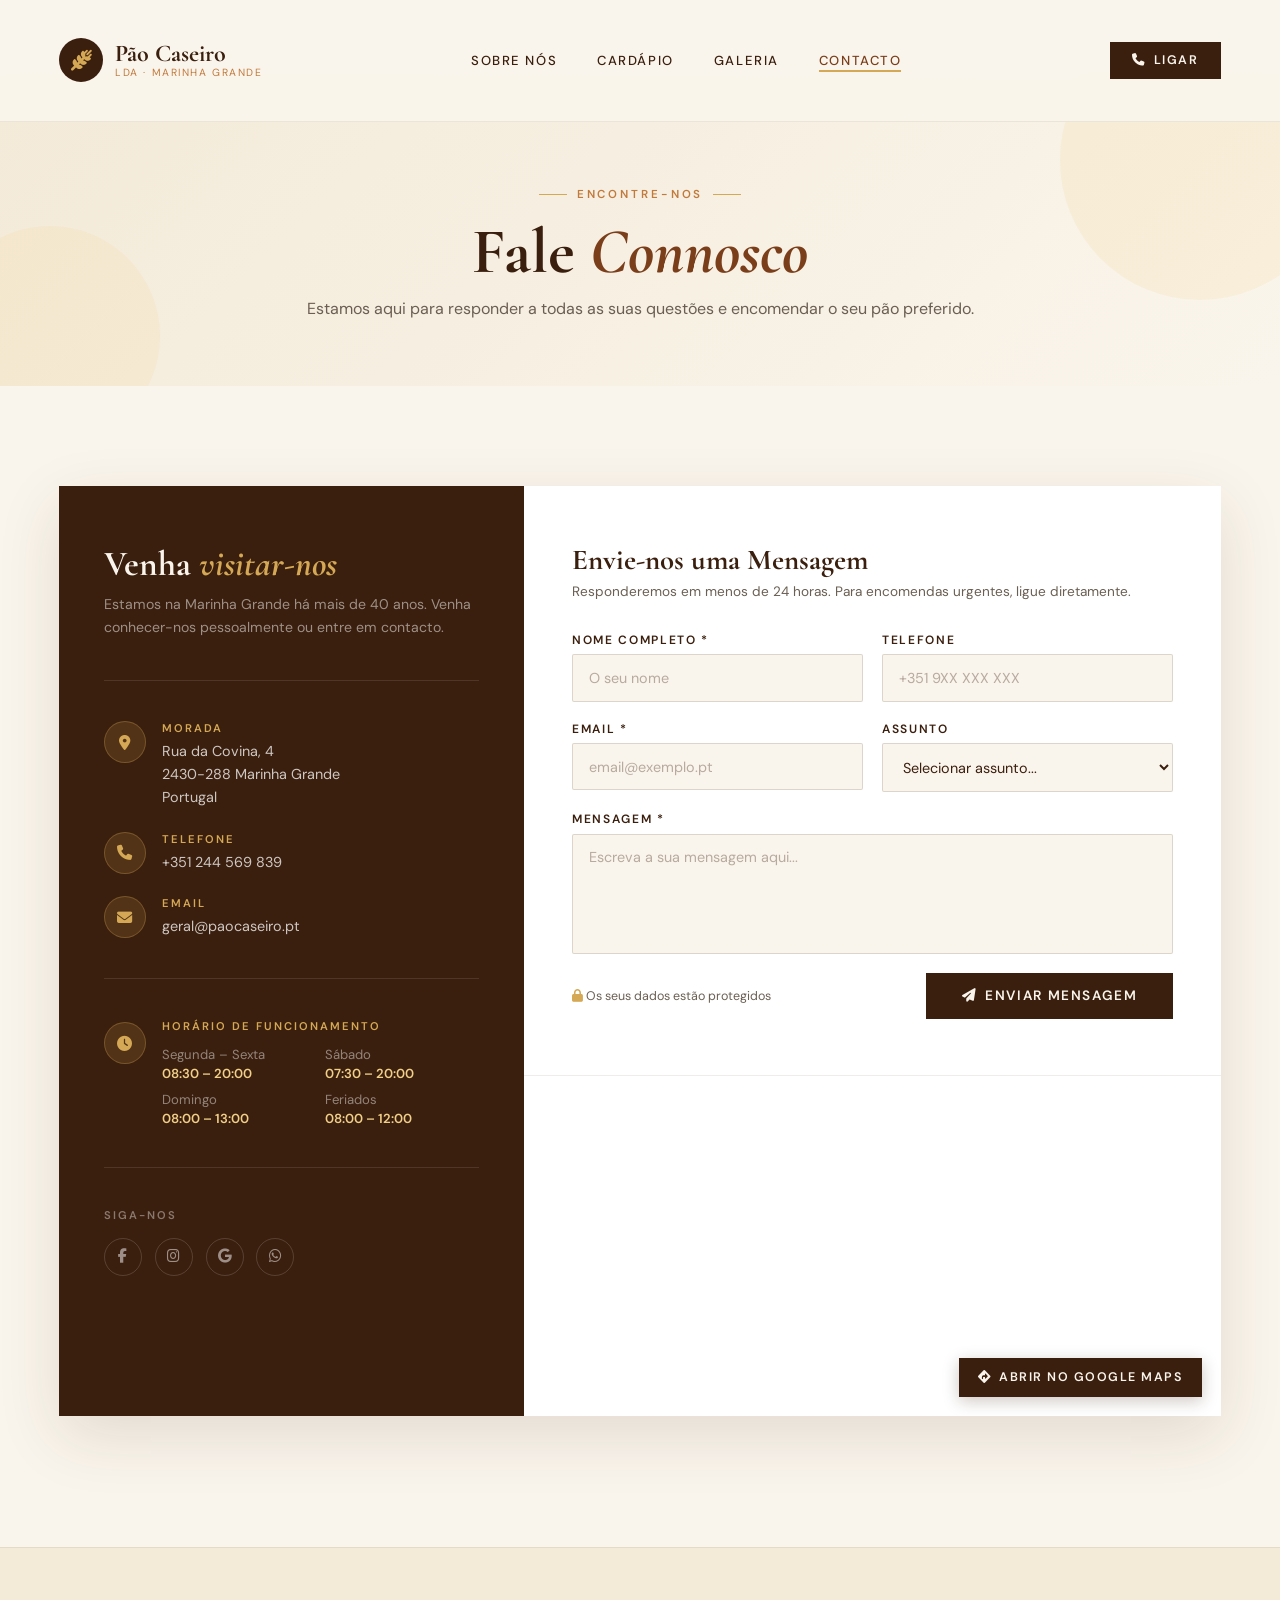
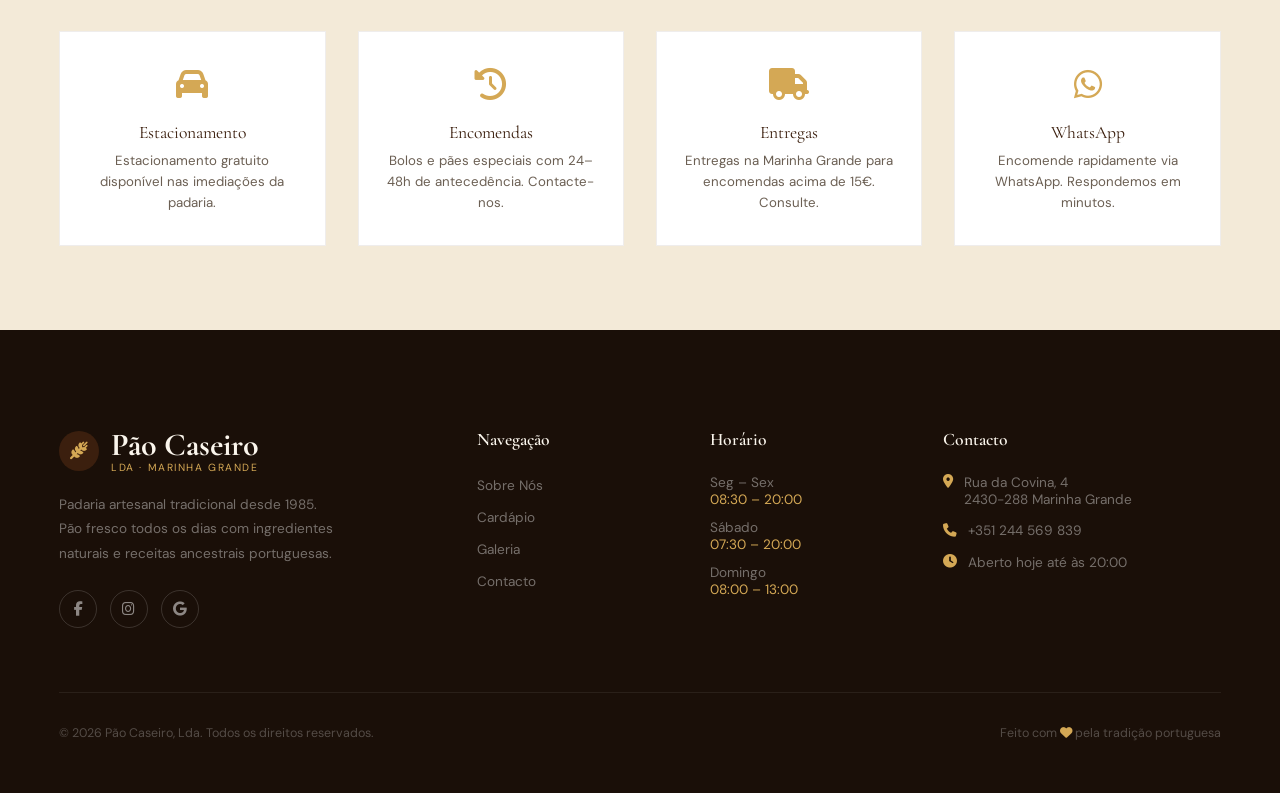
<file: contacto.html>
<!DOCTYPE html>
<html lang="pt-PT">

<head>
  <meta charset="UTF-8" />
  <meta name="viewport" content="width=device-width, initial-scale=1.0" />
  <title>Contacto – Pão Caseiro, Lda</title>

  <link rel="preconnect" href="https://fonts.googleapis.com" />
  <link rel="preconnect" href="https://fonts.gstatic.com" crossorigin />
  <link
    href="https://fonts.googleapis.com/css2?family=Cormorant+Garamond:ital,wght@0,400;0,600;0,700;1,400;1,600&family=DM+Sans:wght@300;400;500;600&display=swap"
    rel="stylesheet" />
  <link rel="stylesheet" href="https://cdnjs.cloudflare.com/ajax/libs/font-awesome/6.5.1/css/all.min.css" />
  <link rel="stylesheet" href="styles/contacto.css" />
  <link rel="stylesheet" href="styles/style.css" />
  <style>
    :root {
      --cream: #FAF5EC;
      --cream2: #F3EAD8;
      --brown: #3B1F0E;
      --brown-md: #7A3E1A;
      --brown-lt: #C17A3C;
      --gold: #D4A855;
      --gold-lt: #F0CF89;
      --dark: #1A0F08;
      --grey: #6B5F53;
      --white: #FFFFFF;
      --ff-display: 'Cormorant Garamond', serif;
      --ff-body: 'DM Sans', sans-serif;
    }
  </style>
</head>

<body>

  <!-- MOBILE NAV -->
  <div class="mobile-nav" id="mobileNav">
    <button class="mobile-close" onclick="closeMobileNav()"><i class="fa fa-times"></i></button>
    <a href="index.html#sobre" onclick="closeMobileNav()">Sobre Nós</a>
    <a href="index.html#cardapio" onclick="closeMobileNav()">Cardápio</a>
    <a href="index.html#galeria" onclick="closeMobileNav()">Galeria</a>
    <a href="contacto.html" onclick="closeMobileNav()">Contacto</a>
  </div>

  <!-- HEADER -->
  <header>
    <div class="container">
      <div class="header-inner">
        <a href="index.html" class="logo">
          <div class="logo-emblem"><i class="fa-solid fa-wheat-awn"></i></div>
          <div>
            <div class="logo-name">Pão Caseiro</div>
            <div class="logo-sub">Lda · Marinha Grande</div>
          </div>
        </a>
        <nav>
          <a href="index.html#sobre">Sobre Nós</a>
          <a href="index.html#cardapio">Cardápio</a>
          <a href="index.html#galeria">Galeria</a>
          <a href="contacto.html" class="active">Contacto</a>
        </nav>
        <div class="nav-cta">
          <a href="https://wa.me/+351244569839" class="btn btn-dark" style="padding:.65rem 1.4rem;font-size:.78rem;"><i
              class="fa fa-phone"></i> Ligar</a>
          <button class="hamburger" onclick="openMobileNav()"><span></span><span></span><span></span></button>
        </div>
      </div>
    </div>
  </header>

  <!-- PAGE HERO -->
  <div class="page-hero">
    <div class="container page-hero-inner">
      <div class="page-hero-label">Encontre-nos</div>
      <h1>Fale <em>Connosco</em></h1>
      <p>Estamos aqui para responder a todas as suas questões e encomendar o seu pão preferido.</p>
    </div>
  </div>

  <!-- CONTACT SECTION -->
  <section class="contact-section">
    <div class="container">
      <div class="contact-layout">

        <!-- LEFT: Contact Info -->
        <div class="contact-info">
          <div class="contact-info-header">
            <h2>Venha <em>visitar-nos</em></h2>
            <p>Estamos na Marinha Grande há mais de 40 anos. Venha conhecer-nos pessoalmente ou entre em contacto.</p>
          </div>

          <div class="info-divider"></div>

          <div class="info-block">
            <div class="info-item">
              <div class="info-icon"><i class="fa-solid fa-location-dot"></i></div>
              <div class="info-content">
                <div class="info-label">Morada</div>
                <div class="info-value">Rua da Covina, 4<br>2430-288 Marinha Grande<br>Portugal</div>
              </div>
            </div>

            <div class="info-item">
              <div class="info-icon"><i class="fa-solid fa-phone"></i></div>
              <div class="info-content">
                <div class="info-label">Telefone</div>
                <div class="info-value"><a href="tel:+351244569839">+351 244 569 839</a></div>
              </div>
            </div>

            <div class="info-item">
              <div class="info-icon"><i class="fa-solid fa-envelope"></i></div>
              <div class="info-content">
                <div class="info-label">Email</div>
                <div class="info-value"><a href="mailto:geral@paocaseiro.pt">geral@paocaseiro.pt</a></div>
              </div>
            </div>
          </div>

          <div class="info-divider"></div>

          <div class="info-item" style="align-items:flex-start;gap:1rem;">
            <div class="info-icon" style="margin-top:.2rem;"><i class="fa-solid fa-clock"></i></div>
            <div class="info-content" style="width:100%;">
              <div class="info-label">Horário de Funcionamento</div>
              <div class="hours-grid" style="margin-top:.8rem;">
                <div class="hours-row">
                  <div class="hours-day">Segunda – Sexta</div>
                  <div class="hours-time">08:30 – 20:00</div>
                </div>
                <div class="hours-row">
                  <div class="hours-day">Sábado</div>
                  <div class="hours-time">07:30 – 20:00</div>
                </div>
                <div class="hours-row">
                  <div class="hours-day">Domingo</div>
                  <div class="hours-time">08:00 – 13:00</div>
                </div>
                <div class="hours-row">
                  <div class="hours-day">Feriados</div>
                  <div class="hours-time">08:00 – 12:00</div>
                </div>
              </div>
            </div>
          </div>

          <div class="info-divider"></div>

          <div>
            <div class="info-label" style="color:rgba(255,255,255,.4);margin-bottom:1rem;">Siga-nos</div>
            <div class="social-row">
              <a href="#" class="social-link"><i class="fab fa-facebook-f"></i></a>
              <a href="#" class="social-link"><i class="fab fa-instagram"></i></a>
              <a href="https://www.google.com/maps/search/Pao+Caseiro+Marinha+Grande" target="_blank"
                class="social-link"><i class="fab fa-google"></i></a>
              <a href="https://wa.me/351244569839" class="social-link"><i class="fab fa-whatsapp"></i></a>
            </div>
          </div>
        </div>

        <!-- RIGHT: Form + Map -->
        <div class="contact-right">
          <div class="contact-form-section">
            <div class="form-header">
              <h3>Envie-nos uma Mensagem</h3>
              <p>Responderemos em menos de 24 horas. Para encomendas urgentes, ligue diretamente.</p>
            </div>

            <form id="contactForm" onsubmit="handleSubmit(event)">
              <div class="form-grid">
                <div class="form-group">
                  <label for="nome">Nome Completo *</label>
                  <input type="text" id="nome" name="nome" placeholder="O seu nome" required />
                </div>
                <div class="form-group">
                  <label for="telefone">Telefone</label>
                  <input type="tel" id="telefone" name="telefone" placeholder="+351 9XX XXX XXX" />
                </div>
                <div class="form-group">
                  <label for="email">Email *</label>
                  <input type="email" id="email" name="email" placeholder="email@exemplo.pt" required />
                </div>
                <div class="form-group">
                  <label for="assunto">Assunto</label>
                  <select id="assunto" name="assunto">
                    <option value="">Selecionar assunto...</option>
                    <option value="encomenda">Encomenda Especial</option>
                    <option value="info">Informações Gerais</option>
                    <option value="bolo">Bolo Personalizado</option>
                    <option value="catering">Catering / Evento</option>
                    <option value="outro">Outro</option>
                  </select>
                </div>
                <div class="form-group full">
                  <label for="mensagem">Mensagem *</label>
                  <textarea id="mensagem" name="mensagem" placeholder="Escreva a sua mensagem aqui..."
                    required></textarea>
                </div>
              </div>

              <div class="form-submit">
                <div class="form-note"><i class="fa fa-lock"></i> Os seus dados estão protegidos</div>
                <button type="submit" class="btn btn-dark"><i class="fa-solid fa-paper-plane"></i> Enviar
                  Mensagem</button>
              </div>
            </form>

            <div class="form-success" id="formSuccess">
              <i class="fa fa-circle-check"></i> <strong>Mensagem enviada com sucesso!</strong> Entraremos em contacto
              em breve.
            </div>
          </div>

          <!-- MAP -->
          <div class="map-wrapper">
            <iframe
              src="https://www.google.com/maps/embed?pb=!1m18!1m12!1m3!1d3007.12!2d-8.937!3d39.747!2m3!1f0!2f0!3f0!3m2!1i1024!2i768!4f13.1!3m3!1m2!1s0x0%3A0x0!2sRua%20da%20Covina%2C%204%2C%20Marinha%20Grande!5e0!3m2!1spt-PT!2spt!4v1234567890"
              allowfullscreen loading="lazy" referrerpolicy="no-referrer-when-downgrade"
              title="Localização Pão Caseiro">
            </iframe>
            <a href="https://www.google.com/maps/search/Rua+da+Covina+4+Marinha+Grande" target="_blank"
              class="map-overlay-btn">
              <i class="fa-solid fa-diamond-turn-right"></i> Abrir no Google Maps
            </a>
          </div>
        </div>

      </div>
    </div>
  </section>

  <!-- QUICK INFO BAND -->
  <div class="quick-band">
    <div class="container">
      <div class="quick-grid">
        <div class="quick-card">
          <div class="quick-icon"><i class="fa-solid fa-car"></i></div>
          <div class="quick-title">Estacionamento</div>
          <div class="quick-text">Estacionamento gratuito disponível nas imediações da padaria.</div>
        </div>
        <div class="quick-card">
          <div class="quick-icon"><i class="fa-solid fa-clock-rotate-left"></i></div>
          <div class="quick-title">Encomendas</div>
          <div class="quick-text">Bolos e pães especiais com 24–48h de antecedência. Contacte-nos.</div>
        </div>
        <div class="quick-card">
          <div class="quick-icon"><i class="fa-solid fa-truck"></i></div>
          <div class="quick-title">Entregas</div>
          <div class="quick-text">Entregas na Marinha Grande para encomendas acima de 15€. Consulte.</div>
        </div>
        <div class="quick-card">
          <div class="quick-icon"><i class="fa-brands fa-whatsapp"></i></div>
          <div class="quick-title">WhatsApp</div>
          <div class="quick-text">Encomende rapidamente via WhatsApp. Respondemos em minutos.</div>
        </div>
      </div>
    </div>
  </div>

  <!-- FOOTER -->
  <footer>
    <div class="container">
      <div class="footer-grid">
        <div class="footer-brand">
          <div class="logo">
            <div class="logo-emblem" style="width:40px;height:40px;font-size:1.1rem;"><i
                class="fa-solid fa-wheat-awn"></i></div>
            <div>
              <div class="logo-name">Pão Caseiro</div>
              <div class="logo-sub">Lda · Marinha Grande</div>
            </div>
          </div>
          <p>Padaria artesanal tradicional desde 1985. Pão fresco todos os dias com ingredientes naturais e
            receitas ancestrais portuguesas.</p>
          <div class="footer-social">
            <a href="#"><i class="fab fa-facebook-f"></i></a>
            <a href="#"><i class="fab fa-instagram"></i></a>
            <a href="https://www.google.com/maps/search/Pao+Caseiro+Marinha+Grande" target="_blank"><i
                class="fab fa-google"></i></a>
          </div>
        </div>

        <div class="footer-col">
          <h4>Navegação</h4>
          <ul>
            <li><a href="#sobre">Sobre Nós</a></li>
            <li><a href="#cardapio">Cardápio</a></li>
            <li><a href="#galeria">Galeria</a></li>
            <li><a href="contacto.html">Contacto</a></li>
          </ul>
        </div>

        <div class="footer-col">
          <h4>Horário</h4>
          <ul>
            <li style="color:rgba(255,255,255,.4);font-size:.85rem;margin-bottom:.7rem;">Seg – Sex<br><span
                style="color:var(--gold)">08:30 – 20:00</span></li>
            <li style="color:rgba(255,255,255,.4);font-size:.85rem;margin-bottom:.7rem;">Sábado<br><span
                style="color:var(--gold)">07:30 – 20:00</span></li>
            <li style="color:rgba(255,255,255,.4);font-size:.85rem;">Domingo<br><span style="color:var(--gold)">08:00 –
                13:00</span></li>
          </ul>
        </div>

        <div class="footer-col">
          <h4>Contacto</h4>
          <div class="contact-item"><i class="fa fa-location-dot"></i><span>Rua da Covina, 4<br>2430-288
              Marinha Grande</span></div>
          <div class="contact-item"><i class="fa fa-phone"></i><a href="tel:+351244569839">+351 244 569
              839</a></div>
          <div class="contact-item"><i class="fa fa-clock"></i><span>Aberto hoje até às 20:00</span></div>
        </div>
      </div>

      <div class="footer-bottom">
        <span>© 2026 Pão Caseiro, Lda. Todos os direitos reservados.</span>
        <span>Feito com <i class="fa fa-heart" style="color:var(--gold)"></i> pela tradição portuguesa</span>
      </div>
    </div>
  </footer>

  <script>
    function openMobileNav() { document.getElementById('mobileNav').classList.add('open'); }
    function closeMobileNav() { document.getElementById('mobileNav').classList.remove('open'); }

    function handleSubmit(e) {
      e.preventDefault();
      const btn = e.target.querySelector('button[type=submit]');
      btn.innerHTML = '<i class="fa fa-spinner fa-spin"></i> A enviar...';
      btn.disabled = true;
      setTimeout(() => {
        document.getElementById('formSuccess').style.display = 'block';
        e.target.reset();
        btn.innerHTML = '<i class="fa-solid fa-paper-plane"></i> Enviar Mensagem';
        btn.disabled = false;
        document.getElementById('formSuccess').scrollIntoView({ behavior: 'smooth', block: 'center' });
      }, 1400);
    }
  </script>
</body>

</html>
</file>
<file: styles/contacto.css>
@charset "UTF-8";
 @import url('https://fonts.googleapis.com/css2?family=Poppins:ital,wght@0,100;0,200;0,300;0,400;0,500;0,600;0,700;0,800;0,900;1,100;1,200;1,300;1,400;1,500;1,600;1,700;1,800;1,900&display=swap');

 *,
 *::before,
 *::after {
     box-sizing: border-box;
     margin: 0;
     padding: 0;
 }

 html {
     scroll-behavior: smooth;
 }

 body {
     font-family: var(--ff-body);
     background: var(--cream);
     color: var(--brown);
 }

 .container {
     max-width: 1200px;
     margin: 0 auto;
     padding: 0 2rem;
 }

 .btn {
     display: inline-flex;
     align-items: center;
     gap: .5rem;
     font-family: var(--ff-body);
     font-size: .85rem;
     font-weight: 600;
     letter-spacing: .12em;
     text-transform: uppercase;
     text-decoration: none;
     padding: .9rem 2.2rem;
     cursor: pointer;
     transition: all .3s;
     border: none;
 }

 .btn-dark {
     background: var(--brown);
     color: var(--cream);
 }

 .btn-dark:hover {
     background: var(--brown-md);
 }

 .btn-outline {
     background: transparent;
     color: var(--brown);
     border: 1.5px solid var(--brown);
 }

 .btn-outline:hover {
     background: var(--brown);
     color: var(--cream);
 }

 .btn-gold {
     background: var(--gold);
     color: var(--brown);
 }

 .btn-gold:hover {
     background: var(--gold-lt);
 }

 /* ─── HEADER ─── */
 header {
     position: fixed;
     top: 0;
     left: 0;
     right: 0;
     z-index: 100;
     padding: 1.2rem 0;
     background: rgba(250, 245, 236, .96);
     backdrop-filter: blur(8px);
     border-bottom: 1px solid rgba(59, 31, 14, .08);
 }

 .header-inner {
     display: flex;
     align-items: center;
     justify-content: space-between;
 }

 .logo {
     display: flex;
     align-items: center;
     gap: .75rem;
     text-decoration: none;
 }

 .logo-emblem {
     width: 44px;
     height: 44px;
     background: var(--brown);
     border-radius: 50%;
     display: flex;
     align-items: center;
     justify-content: center;
     color: var(--gold);
     font-size: 1.3rem;
 }

 .logo-name {
     font-family: var(--ff-display);
     font-size: 1.5rem;
     font-weight: 700;
     color: var(--brown);
     line-height: 1;
 }

 .logo-sub {
     font-size: .65rem;
     letter-spacing: .2em;
     text-transform: uppercase;
     color: var(--brown-lt);
 }

 nav {
     display: flex;
     align-items: center;
     gap: 2.5rem;
 }

 nav a {
     font-size: .82rem;
     letter-spacing: .12em;
     text-transform: uppercase;
     font-weight: 500;
     color: var(--brown);
     text-decoration: none;
     position: relative;
     transition: color .3s;
 }

 nav a::after {
     content: '';
     position: absolute;
     bottom: -3px;
     left: 0;
     width: 0;
     height: 1.5px;
     background: var(--gold);
     transition: width .3s;
 }

 nav a:hover {
     color: var(--brown-md);
 }

 nav a:hover::after {
     width: 100%;
 }

 nav a.active {
     color: var(--brown-md);
 }

 nav a.active::after {
     width: 100%;
 }

 .nav-cta {
     display: flex;
     align-items: center;
     gap: 1rem;
 }

 .hamburger {
     display: none;
     flex-direction: column;
     gap: 5px;
     cursor: pointer;
     background: none;
     border: none;
     padding: .3rem;
 }

 .hamburger span {
     display: block;
     width: 24px;
     height: 1.5px;
     background: var(--brown);
 }

 .mobile-nav {
     display: none;
     position: fixed;
     top: 0;
     left: 0;
     right: 0;
     bottom: 0;
     background: var(--brown);
     z-index: 99;
     flex-direction: column;
     align-items: center;
     justify-content: center;
     gap: 2.5rem;
 }

 .mobile-nav.open {
     display: flex;
 }

 .mobile-nav a {
     font-family: var(--ff-display);
     font-size: 2.5rem;
     color: var(--cream);
     text-decoration: none;
     font-style: italic;
 }

 .mobile-close {
     position: absolute;
     top: 1.5rem;
     right: 2rem;
     background: none;
     border: none;
     color: var(--gold);
     font-size: 1.8rem;
     cursor: pointer;
 }

 /* ─── PAGE HERO ─── */
 .page-hero {
     margin-top: 80px;
     padding: 5rem 0 3rem;
     background: linear-gradient(135deg, var(--cream2) 0%, var(--cream) 100%);
     text-align: center;
     position: relative;
     overflow: hidden;
 }

 .page-hero::before {
     content: '';
     position: absolute;
     top: -60px;
     right: -60px;
     width: 280px;
     height: 280px;
     background: var(--gold-lt);
     border-radius: 50%;
     opacity: .18;
 }

 .page-hero::after {
     content: '';
     position: absolute;
     bottom: -60px;
     left: -60px;
     width: 220px;
     height: 220px;
     background: var(--gold-lt);
     border-radius: 50%;
     opacity: .14;
 }

 .page-hero-inner {
     position: relative;
     z-index: 1;
 }

 .page-hero-label {
     display: inline-flex;
     align-items: center;
     gap: .6rem;
     font-size: .72rem;
     letter-spacing: .25em;
     text-transform: uppercase;
     color: var(--brown-lt);
     font-weight: 600;
     margin-bottom: 1rem;
 }

 .page-hero-label::before {
     content: '';
     width: 28px;
     height: 1px;
     background: var(--gold);
 }

 .page-hero-label::after {
     content: '';
     width: 28px;
     height: 1px;
     background: var(--gold);
 }

 .page-hero h1 {
     font-family: var(--ff-display);
     font-size: clamp(2.8rem, 5vw, 5rem);
     font-weight: 700;
     color: var(--brown);
     line-height: 1.05;
     margin-bottom: .8rem;
 }

 .page-hero h1 em {
     font-style: italic;
     color: var(--brown-md);
 }

 .page-hero p {
     font-size: 1rem;
     color: var(--grey);
 }

 /* ─── CONTACT LAYOUT ─── */
 .contact-section {
     padding: 5rem 0 7rem;
 }

 .contact-layout {
     display: grid;
     grid-template-columns: 1fr 1.5fr;
     gap: 0;
     box-shadow: 0 20px 60px rgba(59, 31, 14, .12);
 }

 /* LEFT: Info */
 .contact-info {
     background: var(--brown);
     padding: 3.5rem 2.8rem;
     display: flex;
     flex-direction: column;
     gap: 2.5rem;
 }

 .contact-info-header {}

 .contact-info-header h2 {
     font-family: var(--ff-display);
     font-size: 2.2rem;
     font-weight: 700;
     color: var(--cream);
     margin-bottom: .5rem;
 }

 .contact-info-header h2 em {
     font-style: italic;
     color: var(--gold);
 }

 .contact-info-header p {
     font-size: .88rem;
     color: rgba(255, 255, 255, .5);
     line-height: 1.7;
 }

 .info-divider {
     height: 1px;
     background: rgba(255, 255, 255, .1);
 }

 .info-block {
     display: flex;
     flex-direction: column;
     gap: 1.4rem;
 }

 .info-item {
     display: flex;
     align-items: flex-start;
     gap: 1rem;
 }

 .info-icon {
     width: 42px;
     height: 42px;
     flex-shrink: 0;
     background: rgba(212, 168, 85, .15);
     border: 1px solid rgba(212, 168, 85, .3);
     border-radius: 50%;
     display: flex;
     align-items: center;
     justify-content: center;
     color: var(--gold);
     font-size: .95rem;
 }

 .info-content {}

 .info-label {
     font-size: .7rem;
     letter-spacing: .18em;
     text-transform: uppercase;
     color: var(--gold);
     font-weight: 600;
     margin-bottom: .3rem;
 }

 .info-value {
     font-size: .9rem;
     color: rgba(255, 255, 255, .75);
     line-height: 1.6;
 }

 .info-value a {
     color: rgba(255, 255, 255, .75);
     text-decoration: none;
 }

 .info-value a:hover {
     color: var(--gold);
 }

 .hours-grid {
     display: grid;
     grid-template-columns: 1fr 1fr;
     gap: .6rem;
 }

 .hours-row {
     font-size: .82rem;
 }

 .hours-day {
     color: rgba(255, 255, 255, .45);
     margin-bottom: .1rem;
 }

 .hours-time {
     color: var(--gold-lt);
     font-weight: 600;
 }

 .social-row {
     display: flex;
     gap: .8rem;
 }

 .social-link {
     width: 38px;
     height: 38px;
     border: 1px solid rgba(255, 255, 255, .15);
     border-radius: 50%;
     display: flex;
     align-items: center;
     justify-content: center;
     color: rgba(255, 255, 255, .5);
     text-decoration: none;
     font-size: .9rem;
     transition: all .3s;
 }

 .social-link:hover {
     background: var(--gold);
     color: var(--brown);
     border-color: var(--gold);
 }

 /* RIGHT: Form + Map */
 .contact-right {
     background: var(--white);
     display: flex;
     flex-direction: column;
 }

 .contact-form-section {
     padding: 3.5rem 3rem;
 }

 .form-header {
     margin-bottom: 2rem;
 }

 .form-header h3 {
     font-family: var(--ff-display);
     font-size: 1.8rem;
     color: var(--brown);
     margin-bottom: .4rem;
 }

 .form-header p {
     font-size: .85rem;
     color: var(--grey);
 }

 .form-grid {
     display: grid;
     grid-template-columns: 1fr 1fr;
     gap: 1.2rem;
     margin-bottom: 1.2rem;
 }

 .form-group {
     display: flex;
     flex-direction: column;
     gap: .4rem;
 }

 .form-group.full {
     grid-column: span 2;
 }

 label {
     font-size: .75rem;
     letter-spacing: .14em;
     text-transform: uppercase;
     font-weight: 600;
     color: var(--brown);
 }

 input,
 textarea,
 select {
     font-family: var(--ff-body);
     font-size: .9rem;
     padding: .85rem 1rem;
     border: 1.5px solid rgba(59, 31, 14, .15);
     background: var(--cream);
     color: var(--brown);
     outline: none;
     transition: border-color .3s, box-shadow .3s;
     resize: none;
     width: 100%;
     border-radius: 2px;
 }

 input::placeholder,
 textarea::placeholder {
     color: rgba(59, 31, 14, .35);
 }

 input:focus,
 textarea:focus,
 select:focus {
     border-color: var(--gold);
     box-shadow: 0 0 0 3px rgba(212, 168, 85, .12);
 }

 textarea {
     height: 120px;
 }

 .form-submit {
     display: flex;
     align-items: center;
     justify-content: space-between;
     flex-wrap: wrap;
     gap: 1rem;
     margin-top: .5rem;
 }

 .form-note {
     font-size: .78rem;
     color: var(--grey);
 }

 .form-note i {
     color: var(--gold);
 }

 .form-success {
     display: none;
     background: rgba(212, 168, 85, .12);
     border: 1px solid var(--gold);
     padding: 1.2rem 1.5rem;
     margin-top: 1.5rem;
     font-size: .9rem;
     color: var(--brown);
 }

 .form-success i {
     color: var(--gold);
     margin-right: .5rem;
 }

 /* MAP */
 .map-wrapper {
     flex: 1;
     min-height: 340px;
     border-top: 1.5px solid rgba(59, 31, 14, .08);
     overflow: hidden;
     position: relative;
 }

 .map-wrapper iframe {
     width: 100%;
     height: 100%;
     min-height: 340px;
     border: none;
     display: block;
 }

 .map-overlay-btn {
     position: absolute;
     bottom: 1.2rem;
     right: 1.2rem;
     background: var(--brown);
     color: var(--cream);
     padding: .7rem 1.2rem;
     font-size: .78rem;
     font-weight: 600;
     letter-spacing: .12em;
     text-transform: uppercase;
     text-decoration: none;
     display: flex;
     align-items: center;
     gap: .5rem;
     box-shadow: 0 4px 16px rgba(59, 31, 14, .25);
     transition: background .3s;
 }

 .map-overlay-btn:hover {
     background: var(--brown-md);
 }

 /* ─── QUICK INFO BAND ─── */
 .quick-band {
     background: var(--cream2);
     padding: 4rem 0;
     border-top: 1px solid rgba(59, 31, 14, .08);
 }

 .quick-grid {
     display: grid;
     grid-template-columns: repeat(4, 1fr);
     gap: 2rem;
 }

 .quick-card {
     text-align: center;
     padding: 2rem 1.5rem;
     border: 1px solid rgba(59, 31, 14, .08);
     background: var(--white);
     transition: box-shadow .3s;
 }

 .quick-card:hover {
     box-shadow: 0 8px 30px rgba(59, 31, 14, .1);
 }

 .quick-icon {
     font-size: 2rem;
     color: var(--gold);
     margin-bottom: 1rem;
 }

 .quick-title {
     font-family: var(--ff-display);
     font-size: 1.1rem;
     color: var(--brown);
     margin-bottom: .4rem;
 }

 .quick-text {
     font-size: .83rem;
     color: var(--grey);
     line-height: 1.6;
 }

 /* ─── FOOTER ─── */
 footer {
     background: var(--dark);
     padding: 3rem 0 2rem;
 }

 .footer-bottom {
     display: flex;
     justify-content: space-between;
     align-items: center;
     flex-wrap: wrap;
     gap: 1rem;
     font-size: .78rem;
     color: rgba(255, 255, 255, .25);
 }

 .footer-bottom a {
     color: rgba(255, 255, 255, .4);
     text-decoration: none;
 }

 .footer-bottom a:hover {
     color: var(--gold);
 }

 /* ─── RESPONSIVE ─── */
 @media (max-width: 1024px) {
     .contact-layout {
         grid-template-columns: 1fr;
     }

     .quick-grid {
         grid-template-columns: repeat(2, 1fr);
     }
 }

 @media (max-width: 768px) {

     nav,
     .nav-cta .btn-outline {
         display: none;
     }

     .hamburger {
         display: flex;
     }

     .form-grid {
         grid-template-columns: 1fr;
     }

     .form-group.full {
         grid-column: span 1;
     }

     .quick-grid {
         grid-template-columns: 1fr 1fr;
     }

     .contact-form-section {
         padding: 2rem 1.5rem;
     }

     .contact-info {
         padding: 2.5rem 1.5rem;
     }
 }

 @media (max-width: 480px) {
     .quick-grid {
         grid-template-columns: 1fr;
     }
 }
</file>
<file: styles/style.css>
@charset "UTF-8";
@import url('https://fonts.googleapis.com/css2?family=Poppins:ital,wght@0,100;0,200;0,300;0,400;0,500;0,600;0,700;0,800;0,900;1,100;1,200;1,300;1,400;1,500;1,600;1,700;1,800;1,900&display=swap');

:root {
    --cream: #FAF5EC;
    --cream2: #F3EAD8;
    --brown: #3B1F0E;
    --brown-md: #7A3E1A;
    --brown-lt: #C17A3C;
    --gold: #D4A855;
    --gold-lt: #F0CF89;
    --dark: #1A0F08;
    --grey: #6B5F53;
    --white: #FFFFFF;

    --ff-display: 'Cormorant Garamond', serif;
    --ff-body: 'DM Sans', sans-serif;
}

*,
*::before,
*::after {
    box-sizing: border-box;
    margin: 0;
    padding: 0;
}

html {
    scroll-behavior: smooth;
}

body {
    font-family: var(--ff-body);
    background: var(--cream);
    color: var(--brown);
    overflow-x: hidden;
}

/*  UTILITY  */

.sub-contato {
    display: flex;
    align-items: center;
    justify-content: end;
    position: relative;
    position: fixed;
    background: var(--cream);
    box-shadow: 0px 0px 10px 0px #dddddd89;
    border-radius: 100%;
    top: 85%;
    right: 20px;
    padding: 10px;
}

.sub-contato a i{
    color: rgb(44, 155, 122);
    padding: 5px;
    border-radius: 50%;
    cursor: pointer;
    font-size: 2rem;
}


.container {
    max-width: 1200px;
    margin: 0 auto;
    padding: 1.2rem;
}

.btn {
    display: inline-flex;
    align-items: center;
    gap: .5rem;
    font-family: var(--ff-body);
    font-size: .85rem;
    font-weight: 600;
    letter-spacing: .12em;
    text-transform: uppercase;
    text-decoration: none;
    padding: .9rem 2.2rem;
    border-radius: 0;
    cursor: pointer;
    transition: all .3s ease;
    border: none;
}

.btn-dark {
    background: var(--brown);
    color: var(--cream);
}

.btn-dark:hover {
    background: var(--brown-md);
}

.btn-outline {
    background: transparent;
    color: var(--brown);
    border: 1.5px solid var(--brown);
}

.btn-outline:hover {
    background: var(--brown);
    color: var(--cream);
}

.btn-gold {
    background: var(--gold);
    color: var(--brown);
}

.btn-gold:hover {
    background: var(--gold-lt);
}

/* LOADER  */
#loader {
    position: fixed;
    inset: 0;
    background: var(--brown);
    display: flex;
    flex-direction: column;
    align-items: center;
    justify-content: center;
    z-index: 9999;
    transition: opacity .6s ease, visibility .6s ease;
}

#loader.hidden {
    opacity: 0;
    visibility: hidden;
}

.loader-logo {
    font-family: var(--ff-display);
    font-size: 3.5rem;
    color: var(--gold);
    font-style: italic;
    letter-spacing: .04em;
    animation: fadeInDown .8s ease forwards;
}

.loader-sub {
    font-size: .75rem;
    letter-spacing: .25em;
    text-transform: uppercase;
    color: var(--gold-lt);
    margin-top: .5rem;
    opacity: 0;
    animation: fadeIn .8s .4s ease forwards;
}

.loader-bar {
    width: 120px;
    height: 2px;
    background: rgba(255, 255, 255, .15);
    margin-top: 2rem;
    overflow: hidden;
}

.loader-bar-fill {
    height: 100%;
    background: var(--gold);
    width: 0;
    animation: loadBar 1.4s ease forwards;
}

/* FIM LOADER  */

/* HEADER  */
header {
    position: fixed;
    top: 0;
    left: 0;
    right: 0;
    z-index: 100;
    padding: 1.2rem 0;
    background: rgba(250, 245, 236, .96);
    backdrop-filter: blur(8px);
    border-bottom: 1px solid rgba(59, 31, 14, .08);
    transition: box-shadow .3s;
}

header.scrolled {
    box-shadow: 0 4px 30px rgba(59, 31, 14, .1);
}

.header-inner {
    display: flex;
    align-items: center;
    justify-content: space-between;
}

.logo {
    display: flex;
    align-items: center;
    gap: .75rem;
    text-decoration: none;
}

.logo-emblem {
    width: 44px;
    height: 44px;
    background: var(--brown);
    border-radius: 50%;
    display: flex;
    align-items: center;
    justify-content: center;
    color: var(--gold);
    font-size: 1.3rem;
}

.logo-name {
    font-family: var(--ff-display);
    font-size: 1.5rem;
    font-weight: 700;
    color: var(--brown);
    line-height: 1;
}

.logo-sub {
    font-size: .65rem;
    letter-spacing: .15em;
    text-transform: uppercase;
    color: var(--brown-lt);
}

nav {
    display: flex;
    align-items: center;
    gap: 2.5rem;
}

nav a {
    font-size: .82rem;
    letter-spacing: .12em;
    text-transform: uppercase;
    font-weight: 500;
    color: var(--brown);
    text-decoration: none;
    position: relative;
    transition: color .3s;
}

nav a::after {
    content: '';
    position: absolute;
    bottom: -3px;
    left: 0;
    width: 0;
    height: 1.5px;
    background: var(--gold);
    transition: width .3s;
}

nav a:hover {
    color: var(--brown-md);
}

nav a:hover::after {
    width: 100%;
}

.nav-cta {
    display: flex;
    align-items: center;
    gap: 1rem;
}

.hamburger {
    display: none;
    flex-direction: column;
    gap: 5px;
    cursor: pointer;
    background: none;
    border: none;
    padding: .3rem;
}

.hamburger span {
    display: block;
    width: 24px;
    height: 1.5px;
    background: var(--brown);
    transition: all .3s;
}

.mobile-nav {
    display: none;
    position: fixed;
    top: 0;
    left: 0;
    right: 0;
    bottom: 0;
    background: var(--brown);
    z-index: 99;
    flex-direction: column;
    align-items: center;
    justify-content: center;
    gap: 2.5rem;
}

.mobile-nav.open {
    display: flex;
}

.mobile-nav a {
    font-family: var(--ff-display);
    font-size: 2.5rem;
    color: var(--cream);
    text-decoration: none;
    font-style: italic;
}

.mobile-close {
    position: absolute;
    top: 1.5rem;
    right: 2rem;
    background: none;
    border: none;
    color: var(--gold);
    font-size: 1.8rem;
    cursor: pointer;
}

/*  HERO ────────────────────────────────  */
.hero {
    min-height: 100vh;
    display: grid;
    grid-template-columns: 1fr 1fr;
    margin-top: 0;
    overflow: hidden;
}

.hero-left {
    background: var(--cream2);
    display: flex;
    flex-direction: column;
    justify-content: center;
    padding: 8rem 4rem 4rem 6rem;
    position: relative;
    overflow: hidden;
}

.hero-left::before {
    content: '';
    position: absolute;
    bottom: -80px;
    left: -80px;
    width: 300px;
    height: 300px;
    background: var(--gold-lt);
    border-radius: 50%;
    opacity: .18;
}

.hero-eyebrow {
    display: flex;
    align-items: center;
    gap: .75rem;
    margin-bottom: 1.5rem;
}

.hero-eyebrow span {
    font-size: .72rem;
    letter-spacing: .25em;
    text-transform: uppercase;
    color: var(--brown-lt);
    font-weight: 600;
}

.hero-eyebrow::before {
    content: '';
    display: block;
    width: 36px;
    height: 1px;
    background: var(--gold);
}

.hero-title {
    font-family: var(--ff-display);
    font-size: clamp(3rem, 5vw, 5.5rem);
    font-weight: 700;
    line-height: 1.05;
    color: var(--brown);
    margin-bottom: 1.5rem;
}

.hero-title em {
    font-style: italic;
    color: var(--brown-md);
}

.hero-desc {
    font-size: 1rem;
    line-height: 1.8;
    color: var(--grey);
    max-width: 440px;
    margin-bottom: 2.5rem;
}

.hero-buttons {
    display: flex;
    gap: 1rem;
    flex-wrap: wrap;
}

.hero-stats {
    display: flex;
    gap: 2.5rem;
    margin-top: 4rem;
    padding-top: 2.5rem;
    border-top: 1px solid rgba(59, 31, 14, .15);
}

.hero-stat-num {
    font-family: var(--ff-display);
    font-size: 2.5rem;
    font-weight: 700;
    color: var(--brown);
    line-height: 1;
}

.hero-stat-lbl {
    font-size: .72rem;
    text-transform: uppercase;
    letter-spacing: .15em;
    color: var(--grey);
    margin-top: .2rem;
}

.hero-right {
    position: relative;
    overflow: hidden;
}

.hero-right img {
    width: 100%;
    height: 100%;
    object-fit: cover;
    transition: transform 8s ease;
}

.hero-right:hover img {
    transform: scale(1.04);
}

.hero-badge {
    position: absolute;
    bottom: 3rem;
    left: -1.5rem;
    background: var(--gold);
    color: var(--brown);
    padding: 1.2rem 1.8rem;
    font-family: var(--ff-display);
    font-size: 1rem;
    font-style: italic;
    box-shadow: 6px 6px 0 var(--brown);
}

/*  STRIP  */
.strip {
    background: var(--brown);
    color: var(--gold-lt);
    padding: .9rem 0;
    overflow: hidden;
}

.strip-inner {
    display: flex;
    gap: 4rem;
    animation: marquee 22s linear infinite;
    white-space: nowrap;
}

.strip-item {
    display: flex;
    align-items: center;
    gap: .6rem;
    font-size: .78rem;
    letter-spacing: .18em;
    text-transform: uppercase;
    font-weight: 600;
    flex-shrink: 0;
}

.strip-item i {
    color: var(--gold);
}

/* ABOUT */
.about {
    padding: 7rem 0;
    display: grid;
    grid-template-columns: 1fr 1fr;
    gap: 5rem;
    align-items: center;
}

.about-imgs {
    position: relative;
}

.about-img-main {
    width: 80%;
    aspect-ratio: 3/4;
    object-fit: cover;
    border-radius: 2px;
    display: block;
}

.about-img-secondary {
    width: 55%;
    aspect-ratio: 1;
    object-fit: cover;
    border-radius: 2px;
    position: absolute;
    bottom: -2rem;
    right: 0;
    border: 1px solid var(--cream);
    box-shadow: 0 12px 40px rgba(59, 31, 14, .15);
}

.about-text {}

.section-label {
    display: flex;
    align-items: center;
    gap: .75rem;
    margin-bottom: 1rem;
    font-size: .72rem;
    letter-spacing: .25em;
    text-transform: uppercase;
    color: var(--brown-lt);
    font-weight: 600;
}

.section-label::before {
    content: '';
    width: 36px;
    height: 1px;
    background: var(--gold);
}

.section-title {
    font-family: var(--ff-display);
    font-size: clamp(2.2rem, 3.5vw, 3.5rem);
    line-height: 1.1;
    color: var(--brown);
    margin-bottom: 1.5rem;
}

.section-title em {
    font-style: italic;
    color: var(--brown-md);
}

.about-body {
    font-size: .95rem;
    line-height: 1.9;
    color: var(--grey);
    margin-bottom: 2rem;
}

.about-features {
    display: grid;
    grid-template-columns: 1fr 1fr;
    gap: 1.2rem;
    margin-bottom: 2.5rem;
}

.about-feature {
    display: flex;
    align-items: flex-start;
    gap: .75rem;
    font-size: .88rem;
    color: var(--brown);
}

.about-feature i {
    color: var(--gold);
    margin-top: .1rem;
    font-size: 1rem;
}

/*  MENU ────────────────────────────────  */
.menu-section {
    padding: 7rem 0;
    background: var(--brown);
}

.menu-section .section-label {
    color: var(--gold-lt);
}

.menu-section .section-label::before {
    background: var(--gold);
}

.menu-section .section-title {
    color: var(--cream);
}

.menu-header {
    display: flex;
    align-items: flex-end;
    justify-content: space-between;
    margin-bottom: 3.5rem;
    flex-wrap: wrap;
    gap: 2rem;
}

.menu-tabs {
    display: flex;
    gap: .5rem;
    flex-wrap: wrap;
}

.menu-tab {
    padding: .6rem 1.4rem;
    font-size: .78rem;
    letter-spacing: .14em;
    text-transform: uppercase;
    font-weight: 600;
    font-family: var(--ff-body);
    border: 1.5px solid rgba(255, 255, 255, .2);
    background: transparent;
    color: rgba(255, 255, 255, .5);
    cursor: pointer;
    transition: all .3s;
}

.menu-tab.active,
.menu-tab:hover {
    background: var(--gold);
    color: var(--brown);
    border-color: var(--gold);
}

.menu-grid {
    display: grid;
    grid-template-columns: repeat(2, 1fr);
    gap: 1.5px;
}

.menu-item {
    background: rgba(255, 255, 255, .04);
    padding: 1.8rem 2rem;
    border-left: 1.5px solid rgba(255, 255, 255, .08);
    border-top: 1.5px solid rgba(255, 255, 255, .08);
    transition: background .3s;
    display: flex;
    justify-content: space-between;
    align-items: flex-start;
    gap: 1rem;
}

.menu-item:hover {
    background: rgba(255, 255, 255, .08);
}

.menu-item-name {
    font-family: var(--ff-display);
    font-size: 1.25rem;
    color: var(--cream);
    margin-bottom: .3rem;
}

.menu-item-desc {
    font-size: .82rem;
    color: rgba(255, 255, 255, .45);
    line-height: 1.6;
}

.menu-item-price {
    font-family: var(--ff-display);
    font-size: 1.2rem;
    color: var(--gold);
    white-space: nowrap;
}

/*  GALLERY ─────────────────────────────  */
.gallery {
    padding: 7rem 0 0;
}

.gallery-header {
    text-align: center;
    margin-bottom: 4rem;
}

.gallery-grid {
    display: grid;
    grid-template-columns: repeat(4, 1fr);
    grid-template-rows: auto;
    gap: 1rem;
}

.gallery-item {
    overflow: hidden;
    background: var(--cream2);
}

.gallery-item img {
    width: 100%;
    height: 100%;
    object-fit: cover;
    display: block;
    transition: transform .5s ease;
}

.gallery-item:hover img {
    transform: scale(1.06);
}

.gallery-item:nth-child(1) {
    grid-column: span 2;
    grid-row: span 2;
    height: 420px;
}

.gallery-item:nth-child(2) {
    height: 200px;
}

.gallery-item:nth-child(3) {
    height: 200px;
}

.gallery-item:nth-child(4) {
    height: 200px;
}

.gallery-item:nth-child(5) {
    height: 200px;
}

/*  TESTIMONIALS ────────────────────────  */
.testimonials {
    padding: 7rem 0;
    background: var(--cream2);
}

.testimonials-header {
    text-align: center;
    margin-bottom: 4rem;
}

.testimonials-grid {
    display: grid;
    grid-template-columns: repeat(3, 1fr);
    gap: 2rem;
}

.testimonial-card {
    background: var(--white);
    padding: 2.5rem;
    position: relative;
}

.testimonial-card::before {
    content: '\201C';
    font-family: var(--ff-display);
    font-size: 5rem;
    color: var(--gold-lt);
    line-height: 1;
    position: absolute;
    top: 1rem;
    left: 1.5rem;
}

.testimonial-text {
    font-size: .93rem;
    line-height: 1.8;
    color: var(--grey);
    padding-top: 2rem;
    margin-bottom: 1.5rem;
}

.testimonial-author {
    display: flex;
    align-items: center;
    gap: .75rem;
}

.testimonial-avatar {
    width: 44px;
    height: 44px;
    border-radius: 50%;
    background: var(--cream2);
    display: flex;
    align-items: center;
    justify-content: center;
    color: var(--brown-lt);
    font-size: 1.1rem;
}

.testimonial-name {
    font-weight: 600;
    font-size: .88rem;
    color: var(--brown);
}

.testimonial-stars {
    color: var(--gold);
    font-size: .75rem;
    margin-top: .15rem;
}

/*  CTA BAND ────────────────────────────  */
.cta-band {
    padding: 6rem 0;
    background: url('https://d2xsxph8kpxj0f.cloudfront.net/310519663503738437/KRuYcEpKxZt3V9G5fM6uLN/hero-bread-GxbCaybo7eDv9uw2f6B2dY.webp') center/cover no-repeat;
    position: relative;
    text-align: center;
}

.cta-band::before {
    content: '';
    position: absolute;
    inset: 0;
    background: rgba(26, 15, 8, .75);
}

.cta-band-inner {
    position: relative;
    z-index: 1;
}

.cta-band h2 {
    font-family: var(--ff-display);
    font-size: clamp(2.5rem, 5vw, 5rem);
    color: var(--cream);
    margin-bottom: 1rem;
}

.cta-band h2 em {
    color: var(--gold);
    font-style: italic;
}

.cta-band p {
    color: rgba(255, 255, 255, .65);
    font-size: 1rem;
    margin-bottom: 2.5rem;
}

.cta-band-btns {
    display: flex;
    justify-content: center;
    gap: 1rem;
    flex-wrap: wrap;
}

/*  FOOTER ──────────────────────────────  */
footer {
    background: var(--dark);
    padding: 5rem 0 2rem;
}

.footer-grid {
    display: grid;
    grid-template-columns: 2fr 1fr 1fr 1.5fr;
    gap: 3rem;
    margin-bottom: 4rem;
}

.footer-brand .logo-name {
    color: var(--cream);
    font-size: 2rem;
}

.footer-brand .logo-sub {
    color: var(--gold);
}

.footer-brand p {
    font-size: .85rem;
    line-height: 1.8;
    color: rgba(255, 255, 255, .4);
    margin-top: 1.2rem;
    max-width: 280px;
}

.footer-social {
    display: flex;
    gap: .8rem;
    margin-top: 1.5rem;
}

.footer-social a {
    width: 38px;
    height: 38px;
    border: 1px solid rgba(255, 255, 255, .15);
    border-radius: 50%;
    display: flex;
    align-items: center;
    justify-content: center;
    color: rgba(255, 255, 255, .5);
    text-decoration: none;
    font-size: .9rem;
    transition: all .3s;
}

.footer-social a:hover {
    background: var(--gold);
    color: var(--brown);
    border-color: var(--gold);
}

.footer-col h4 {
    font-family: var(--ff-display);
    font-size: 1.1rem;
    color: var(--cream);
    margin-bottom: 1.5rem;
    font-weight: 600;
}

.footer-col ul {
    list-style: none;
}

.footer-col ul li {
    margin-bottom: .7rem;
}

.footer-col ul li a {
    font-size: .85rem;
    color: rgba(255, 255, 255, .4);
    text-decoration: none;
    transition: color .3s;
}

.footer-col ul li a:hover {
    color: var(--gold);
}

.footer-col .contact-item {
    display: flex;
    align-items: flex-start;
    gap: .7rem;
    font-size: .85rem;
    color: rgba(255, 255, 255, .4);
    margin-bottom: .9rem;
}

.footer-col .contact-item i {
    color: var(--gold);
    margin-top: .1rem;
}

.footer-col .contact-item a {
    color: rgba(255, 255, 255, .4);
    text-decoration: none;
}

.footer-col .contact-item a:hover {
    color: var(--gold);
}

.footer-bottom {
    border-top: 1px solid rgba(255, 255, 255, .07);
    padding-top: 2rem;
    display: flex;
    justify-content: space-between;
    align-items: center;
    flex-wrap: wrap;
    gap: 1rem;
    font-size: .78rem;
    color: rgba(255, 255, 255, .25);
}

/*  ANIMATIONS ──────────────────────────  */
@keyframes fadeInDown {
    from {
        opacity: 0;
        transform: translateY(-20px);
    }

    to {
        opacity: 1;
        transform: translateY(0);
    }
}

@keyframes fadeIn {
    from {
        opacity: 0;
    }

    to {
        opacity: 1;
    }
}

@keyframes loadBar {
    0% {
        width: 0;
    }

    60% {
        width: 80%;
    }

    100% {
        width: 100%;
    }
}

@keyframes marquee {
    from {
        transform: translateX(0);
    }

    to {
        transform: translateX(-50%);
    }
}

.reveal {
    opacity: 0;
    transform: translateY(28px);
    transition: opacity .7s ease, transform .7s ease;
}

.reveal.visible {
    opacity: 1;
    transform: none;
}

/*  RESPONSIVE ──────────────────────────  */
@media (max-width: 1024px) {
    .hero {
        grid-template-columns: 1fr;
        min-height: auto;
    }

    .hero-left {
        padding: 9rem 2rem 3rem;
    }

    .hero-right {
        height: 50vw;
        min-height: 340px;
    }

    .about {
        grid-template-columns: 1fr;
    }

    .about-imgs {
        max-width: 500px;
        margin: 0 auto;
    }

    .gallery-grid {
        grid-template-columns: repeat(2, 1fr);
    }

    .gallery-item:nth-child(1) {
        grid-column: span 2;
    }

    .testimonials-grid {
        grid-template-columns: 1fr 1fr;
    }

    .footer-grid {
        grid-template-columns: 1fr 1fr;
    }
}

@media (max-width: 768px) {

    nav,
    .nav-cta .btn-outline {
        display: none;
    }

    .hamburger {
        display: flex;
    }

    .menu-grid {
        grid-template-columns: 1fr;
    }

    .gallery-grid {
        grid-template-columns: 1fr 1fr;
    }

    .testimonials-grid {
        grid-template-columns: 1fr;
    }

    .footer-grid {
        grid-template-columns: 1fr;
    }

    .hero-stats {
        gap: 1.5rem;
    }

    .hero-left {
        padding: 9rem 1.5rem 3rem;
    }
}
</file>
